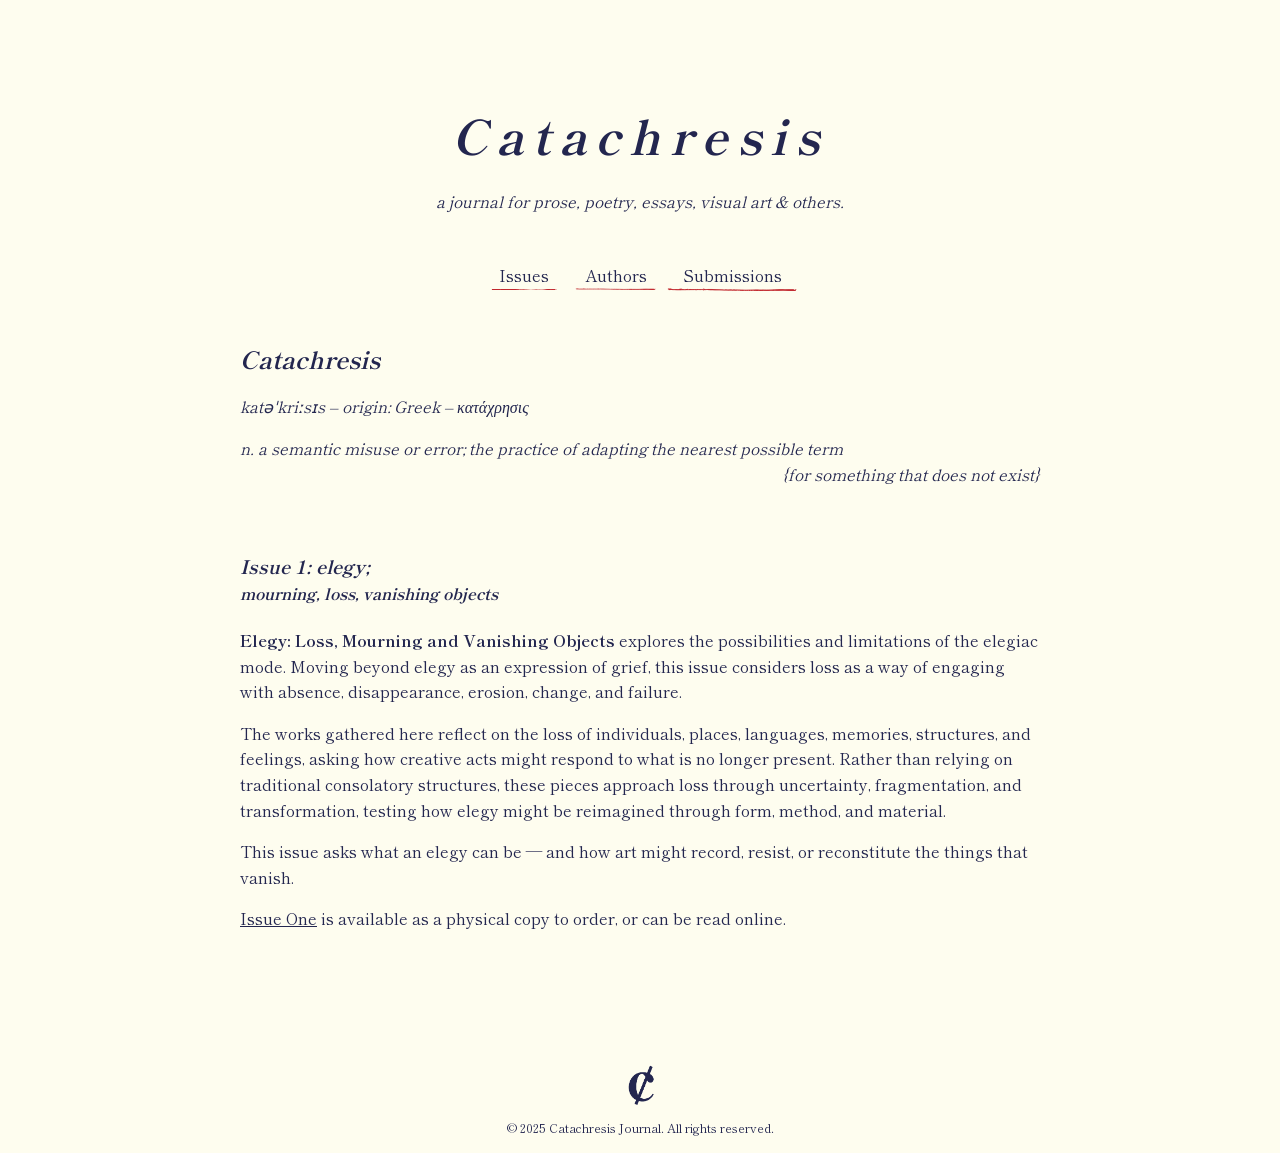
<file: index.html>
<!DOCTYPE html>
<html lang="en">
<head>
  <meta charset="UTF-8" />
  <meta name="viewport" content="width=device-width, initial-scale=1.0" />
  <title>Catachresis – for something that does not exist</title>

  <!-- Google Fonts -->
  <link href="https://fonts.googleapis.com/css2?family=Shippori+Mincho:wght@400;700&display=swap" rel="stylesheet">
  <link rel="stylesheet" href="css/site.css">

  <style>
    /* Full-height layout so the footer sits at the bottom */
    html, body {
      height: 100%;
    }

    body {
      display: flex;
      flex-direction: column;
      line-height: 1.6;
    }

    header {
      max-width: none;
      padding: 4rem 2rem 2rem;
      text-align: center;
    }

    header h1.title {
      font-size: 3rem;
      margin-top: 0.67em;
      margin-bottom: 0.5rem;
      letter-spacing: 0.19em;
    }

    main {
      flex: 1; /* pushes footer down */
      padding: 0 2rem 4rem;
    }

    section {
      margin-bottom: 3rem;
    }

    h2 {
      margin-top: 0.83em;
      margin-bottom: 1rem;
    }

    .definition-note {
      text-align: right;
      margin-top: -1rem; /* brings it closer to the text above */
      margin-bottom: 4rem; /* space below */
      font-style: italic;
      font-size: 1rem;
    }

    .first-issue {
      position: relative;
    }

    .first-issue-link {
      color: inherit;
      text-decoration: none;
      position: relative;
    }

    .squiggles-img {
      position: absolute;
      left: 52%;
      top: 1.45em; /* adjust for vertical alignment */
      transform: translateX(-50%);
      height: 7px;
      width: auto;
      pointer-events: none;
      opacity: 0;
      transition: opacity 0.3s ease;
    }

    .first-issue:hover .squiggles-img {
      opacity: 1;
    }

    footer.footer-wrapper {
      max-width: none;
      margin: 0;
      padding: 1rem 0;
    }
  </style>
</head>

<body>
  <header>
    <h1 class="title"><em>Catachresis</em></h1>
    <p><em>a journal for prose, poetry, essays, visual art &amp; others.</em></p>
  </header>

  <nav>
    <a href="issues.html">Issues</a>
    <a href="authors.html">Authors</a>
    <a href="submissions.html">Submissions</a>
  </nav>

  <main>
    <section>
      <h2><em>Catachresis</em></h2>
      <p><em><strong> </strong> katəˈkriːsɪs – origin: Greek – κατάχρησις</em></p>
      <p><em>n. a semantic misuse or error; the practice of adapting the nearest possible term&nbsp;</em></p>
      <p class="definition-note"><em>{for something that does not exist}</em></p>
      <h3 style="margin-bottom: 0px;"><em>Issue 1: elegy;</em></h3>
      <h4 style="margin-top: 0px;"><em>mourning, loss, vanishing objects</em></h4>
      <p class="first-issue">
        <b>Elegy: Loss, Mourning and Vanishing Objects</b> explores the possibilities and limitations of the elegiac mode. Moving beyond elegy as an expression of grief, this issue considers loss as a way of engaging with absence, disappearance, erosion, change, and failure.
      </p>
      <p>        The works gathered here reflect on the loss of individuals, places, languages, memories, structures, and feelings, asking how creative acts might respond to what is no longer present. Rather than relying on traditional consolatory structures, these pieces approach loss through uncertainty, fragmentation, and transformation, testing how elegy might be reimagined through form, method, and material.
      </p>
      <p>        This issue asks what an elegy can be — and how art might record, resist, or reconstitute the things that vanish.
      </p>
      <p>        <a href="issues.html">Issue One</a> is available as a physical copy to order, or can be read online.
      </p>
    </section>
  </main>

  <footer class="footer-wrapper">
    <img src="images/logo.png" alt="Catachresis Logo" class="logo-bottom" />
    <div class="footer-text">
      &copy; 2025 Catachresis Journal. All rights reserved.
    </div>
  </footer>
</body>
</html>
</file>
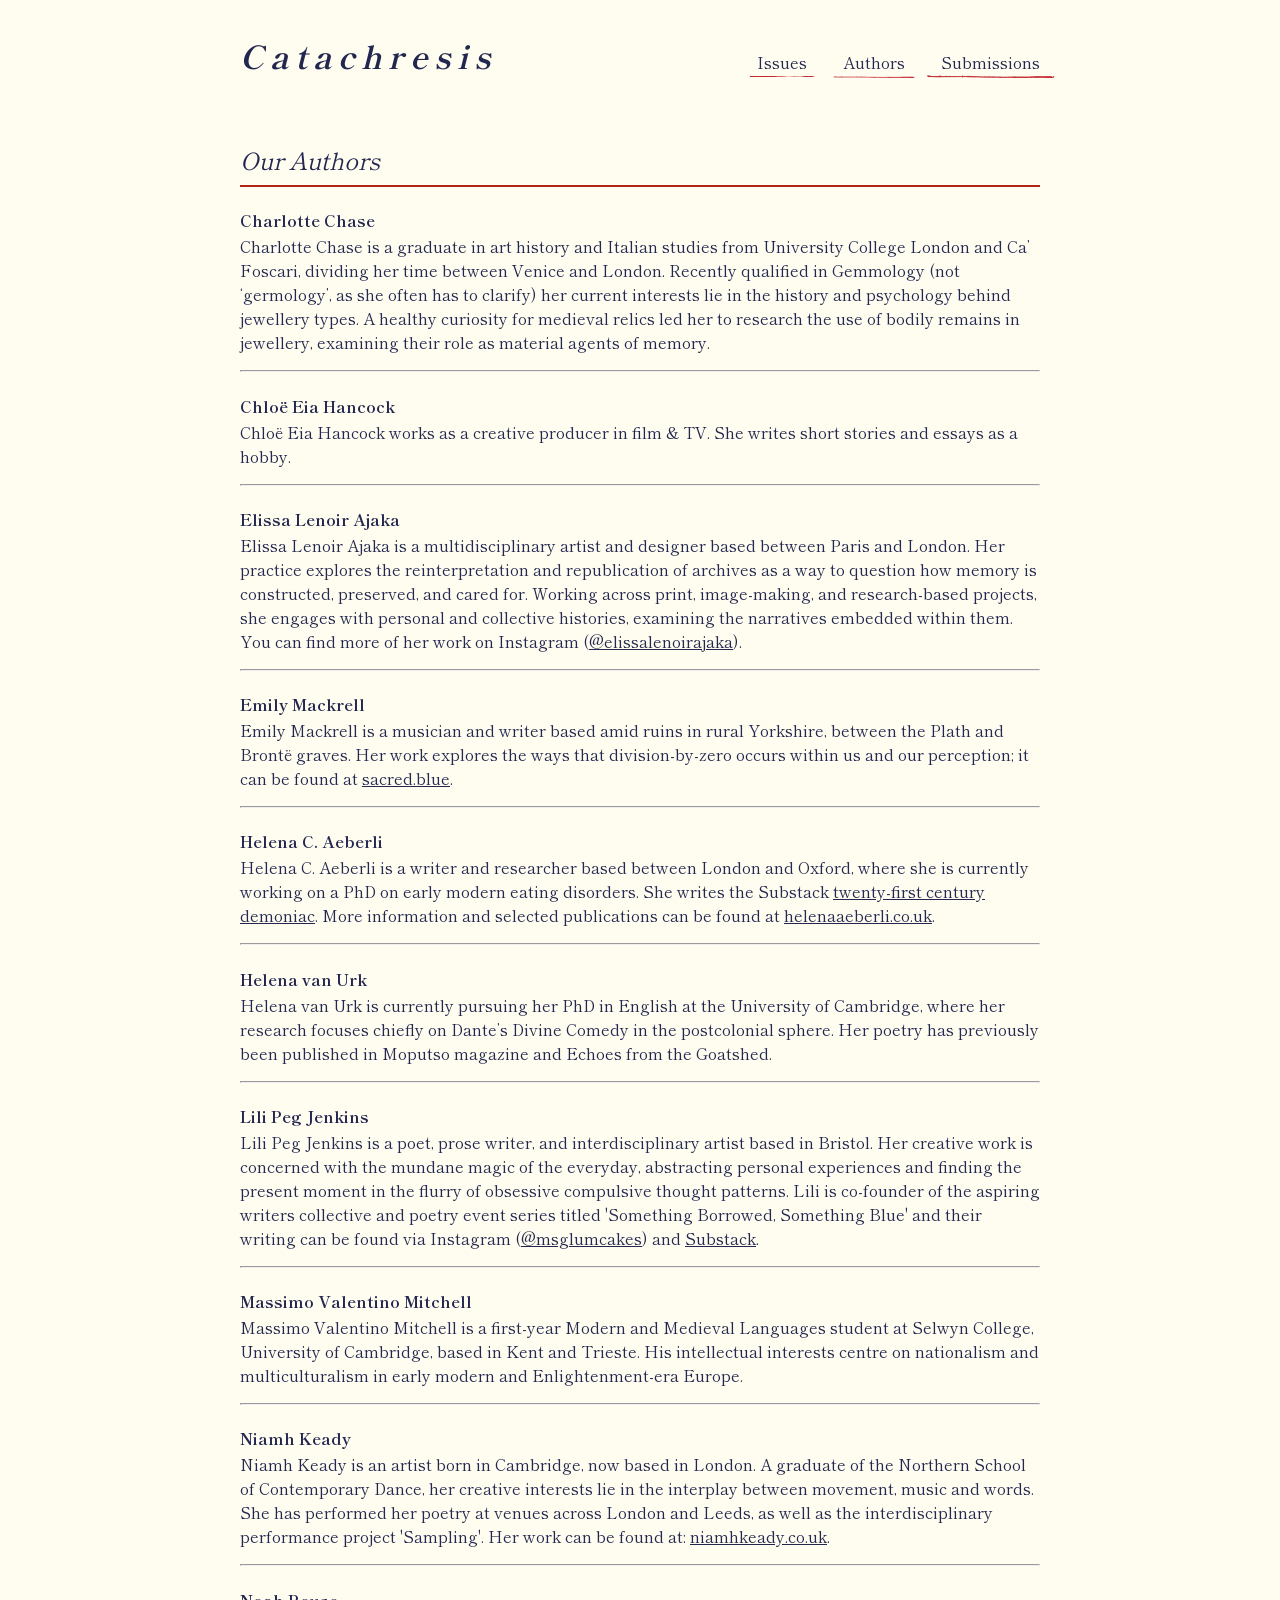
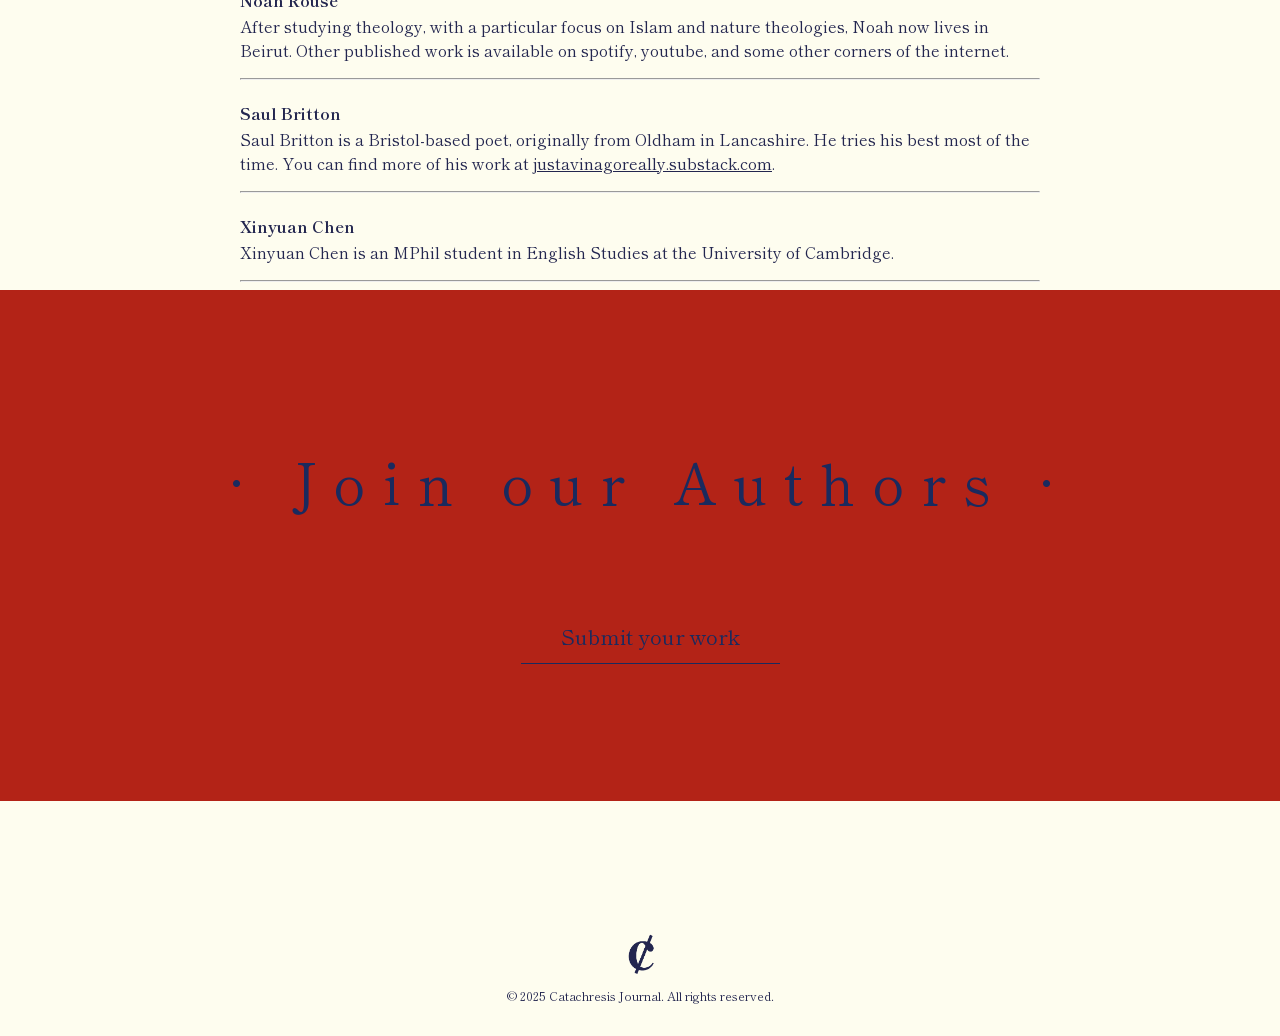
<file: authors.html>
<!DOCTYPE html>
<html lang="en">
<head>
  <meta charset="UTF-8" />
  <meta name="viewport" content="width=device-width, initial-scale=1.0" />
  <title>Our Authors</title>

  <!-- Google Fonts -->
  <link href="https://fonts.googleapis.com/css2?family=Shippori+Mincho:wght@400;700&display=swap" rel="stylesheet">
  <link rel="stylesheet" href="css/site.css">

  <style>
    body {
      overflow-x: hidden;
    }


    /* Author entries: name directly above bio */
    section h4 {
      margin-bottom: 2px;
    }

    section h4 + p {
      margin-top: 0;
    }

    .cta-banner {
      background-color: #b32317;
      text-align: center;
      padding: 150px 10px;
      width: 100vw;
      margin-left: calc(50% - 50vw);
    }

    .cta-banner h2 {
      color: #1a2a5e;
      font-family: inherit;
      font-size: clamp(1.2rem, 4.5vw, 3.5rem);
      font-weight: normal;
      letter-spacing: 0.3em;
      margin: 0 0 100px 0;
      white-space: nowrap;
    }

    .cta-link {
      color: #1a2a5e;
      font-family: inherit;
      font-size: 1.3rem;
      text-decoration: none;
      border-bottom: 1px solid #1a2a5e;
      padding: 0 40px 12px 40px; /* makes the underline extend past the text */
    }
  </style>
</head>


<body>
<header class="site-header">
    <h1 class="title">
      <a href="index.html">
        <em>Catachresis</em>
      </a>
    </h1>
    <nav>
      <a href="issues.html">Issues</a>
      <a href="authors.html">Authors</a>
      <a href="submissions.html">Submissions</a>
    </nav>
  </header>

  <main>
    <section>
      <h2>
         <em> <span style="font-weight: 400;">Our Authors</span></em>
      </h2>

      <hr style="border: none; border-top: 2px solid #b32317;">

        <h4>Charlotte Chase</h4>
        <p>Charlotte Chase is a graduate in art history and Italian studies from University College London and Ca’ Foscari, dividing her time between Venice and London. Recently qualified in Gemmology (not ‘germology’, as she often has to clarify) her current interests lie in the history and psychology behind jewellery types. A healthy curiosity for medieval relics led her to research the use of bodily remains in jewellery, examining their role as material agents of memory.</p>
        <hr>
        <h4>Chloë Eia Hancock</h4>
        <p>Chloë Eia Hancock works as a creative producer in film & TV. She writes short stories and essays as a hobby.</p>
        <hr>
        <h4>Elissa Lenoir Ajaka</h4>
        <p>Elissa Lenoir Ajaka is a multidisciplinary artist and designer based between Paris and London. Her practice explores the reinterpretation and republication of archives as a way to question how memory is constructed, preserved, and cared for. Working across print, image-making, and research-based projects, she engages with personal and collective histories, examining the narratives embedded within them. You can find more of her work on Instagram (<a href="https://www.instagram.com/elissalenoirajaka/" target="_blank" rel="noopener">@elissalenoirajaka</a>).</p>
        <hr>
        <h4>Emily Mackrell</h4>
        <p>Emily Mackrell is a musician and writer based amid ruins in rural Yorkshire, between the Plath and Brontë graves. Her work explores the ways that division-by-zero occurs within us and our perception; it can be found at <a href="https://sacred.blue" target="_blank" rel="noopener">sacred.blue</a>.</p>
        <hr>
        <h4>Helena C. Aeberli</h4>
        <p>Helena C. Aeberli is a writer and researcher based between London and Oxford, where she is currently working on a PhD on early modern eating disorders. She writes the Substack <a href="https://helenaaeberli.substack.com/" target="_blank" rel="noopener">twenty-first century demoniac</a>. More information and selected publications can be found at <a href="https://helenaaeberli.co.uk" target="_blank" rel="noopener">helenaaeberli.co.uk</a>.</p>
        <hr>
        <h4>Helena van Urk</h4>
        <p>Helena van Urk is currently pursuing her PhD in English at the University of Cambridge, where her research focuses chiefly on Dante’s Divine Comedy in the postcolonial sphere. Her poetry has previously been published in Moputso magazine and Echoes from the Goatshed.</p>
        <hr>
        <h4>Lili Peg Jenkins</h4>
        <p>Lili Peg Jenkins is a poet, prose writer, and interdisciplinary artist based in Bristol. Her creative work is concerned with the mundane magic of the everyday, abstracting personal experiences and finding the present moment in the flurry of obsessive compulsive thought patterns. Lili is co-founder of the aspiring writers collective and poetry event series titled 'Something Borrowed, Something Blue' and their writing can be found via Instagram (<a href="https://www.instagram.com/msglumcakes" target="_blank" rel="noopener">@msglumcakes</a>) and <a href="https://ironicfilth.substack.com" target="_blank" rel="noopener">Substack</a>.</p>
        <hr>
        <h4>Massimo Valentino Mitchell</h4>
        <p>Massimo Valentino Mitchell is a first-year Modern and Medieval Languages student at Selwyn College, University of Cambridge, based in Kent and Trieste. His intellectual interests centre on nationalism and multiculturalism in early modern and Enlightenment-era Europe.</p>
        <hr>
        <h4>Niamh Keady</h4>
        <p>Niamh Keady is an artist born in Cambridge, now based in London. A graduate of the Northern School of Contemporary Dance, her creative interests lie in the interplay between movement, music and words. She has performed her poetry at venues across London and Leeds, as well as the interdisciplinary performance project 'Sampling'. Her work can be found at: <a href="https://niamhkeady.co.uk" target="_blank" rel="noopener">niamhkeady.co.uk</a>.</p>
        <hr>
        <h4>Noah Rouse</h4>
        <p>After studying theology, with a particular focus on Islam and nature theologies, Noah now lives in Beirut. Other published work is available on spotify, youtube, and some other corners of the internet.</p>
        <hr>
        <h4>Saul Britton</h4>
        <p>Saul Britton is a Bristol-based poet, originally from Oldham in Lancashire. He tries his best most of the time. You can find more of his work at <a href="https://justavinagoreally.substack.com" target="_blank" rel="noopener">justavinagoreally.substack.com</a>.</p>
        <hr>
        <h4>Xinyuan Chen</h4>
        <p>Xinyuan Chen is an MPhil student in English Studies at the University of Cambridge.</p>
        <hr>

    </section>

      <section class="cta-banner">
          <h2>&middot; Join our Authors &middot;</h2>
          <a href="submissions.html" class="cta-link">Submit your work</a>
      </section>


  </main>

  <footer>
    <div class="footer-wrapper">
      <img src="images/logo.png" alt="Catachresis Logo" class="logo-bottom" />
      <div class="footer-text">
        &copy; 2025 Catachresis Journal. All rights reserved.
      </div>
    </div>
  </footer>
</body>
</html>
</file>
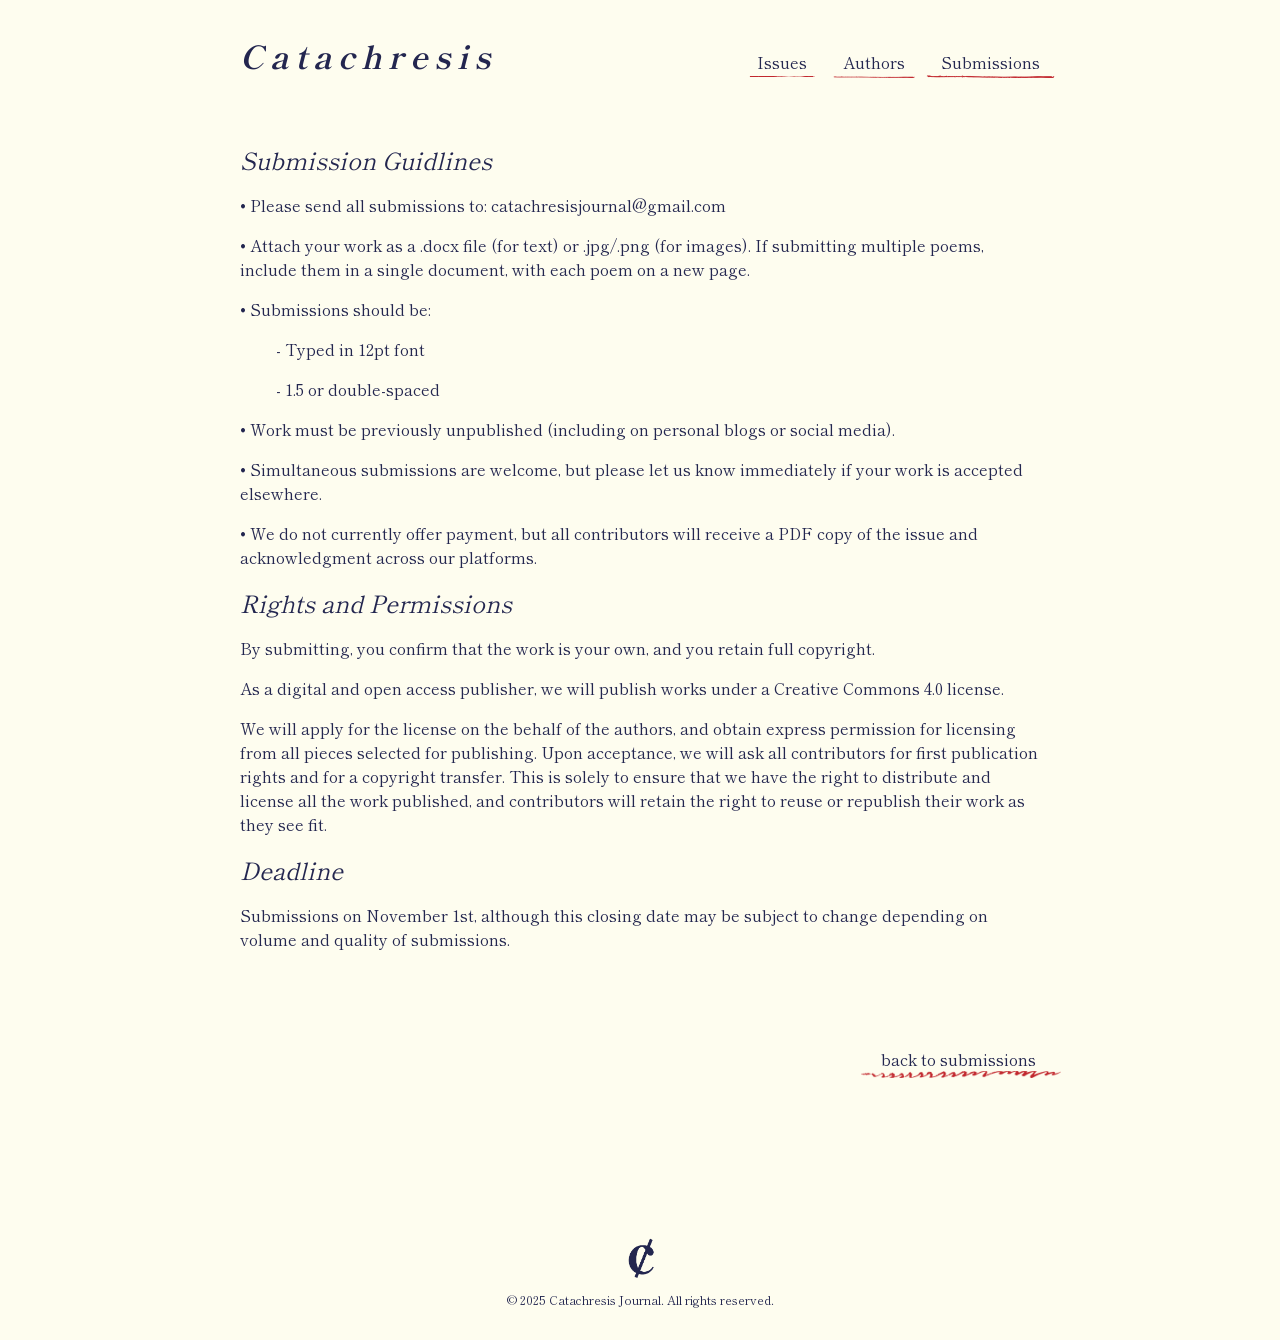
<file: style guide.html>
<!DOCTYPE html>
<html lang="en">
<head>
  <meta charset="UTF-8" />
  <meta name="viewport" content="width=device-width, initial-scale=1.0" />
  <title>Submission Guidelines – Catachresis</title>

  <!-- Google Fonts -->
  <link href="https://fonts.googleapis.com/css2?family=Shippori+Mincho:wght@400;700&display=swap" rel="stylesheet">
  <link rel="stylesheet" href="css/site.css">

  <style>
    /* Back link with squiggle underneath */
    .style-guide-link {
      display: inline-block;
      padding-bottom: 50px; /* add space for image underneath */
    }

    .style-guide-link::after {
      content: "";
      position: absolute;
      left: 50%;
      bottom: 0;
      transform: translateX(-50%);
      width: 200px;
      height: 50px;
      background-image: url("images/squiggles.png");
      background-size: contain;
      background-repeat: no-repeat;
      pointer-events: none;
    }
  </style>
</head>

<body>
<header class="site-header">
    <h1 class="title">
      <a href="index.html">
        <em>Catachresis</em>
      </a>
    </h1>
    <nav>
      <a href="issues.html">Issues</a>
      <a href="authors.html">Authors</a>
      <a href="submissions.html">Submissions</a>
    </nav>
  </header>

  <main>
    <section>
      <h2>
         <em> <span style="font-weight: 400;">Submission Guidlines</span></em>
      </h2>

      <p> •   Please send all submissions to: catachresisjournal@gmail.com
      <p> •    Attach your work as a .docx file (for text) or .jpg/.png (for images).
		If submitting multiple poems, include them in a single document, with each poem on a new page.
	  <p>•     Submissions should be:


	  		<p>  	&nbsp; &nbsp; &nbsp; &nbsp; &nbsp;-   Typed in 12pt font
            <p> 	&nbsp; &nbsp; &nbsp; &nbsp; &nbsp;-   1.5 or double-spaced

	<p> •    Work must be previously unpublished (including on personal blogs or social media).
	<p> •    Simultaneous submissions are welcome, but please let us know immediately if your work is accepted elsewhere.
	<p> •    We do not currently offer payment, but all contributors will receive a PDF copy of the issue and acknowledgment across our platforms. </p>

	<p>
	<h2>
      <em> <span style="font-weight: 400;">Rights and Permissions</span></em>
      </h2>
	  <p>By submitting, you confirm that the work is your own, and you retain full copyright.&nbsp;</p>
	  <p>As a digital and open access publisher, we will publish works under a Creative Commons 4.0 license.</p>
		<p> We will apply for the license on the behalf of the authors, and obtain express permission for licensing from all pieces selected for publishing. Upon acceptance, we will ask all contributors for first publication rights and for a copyright transfer. This is solely to ensure that we have the right to distribute and license all the work published, and contributors will retain the right to reuse or republish their work as they see fit.&nbsp; </p>
		<h2>
      <em> <span style="font-weight: 400;">Deadline</span></em>  </h2>
			<p>Submissions on November 1st, although this closing date may be subject to change depending on volume and quality of submissions.</p>
    </section>
  </main>

  <!-- Back to submissions link -->
  <div class="style-guide-wrapper">
    <a href="submissions.html" class="style-guide-link">back to submissions&nbsp;</a>
</div>

  <footer>
    <div class="footer-wrapper">
      <img src="images/logo.png" alt="Catachresis Logo" class="logo-bottom" />
      <div class="footer-text">
        &copy; 2025 Catachresis Journal. All rights reserved.
      </div>
    </div>
  </footer>
</body>
</html>
</file>
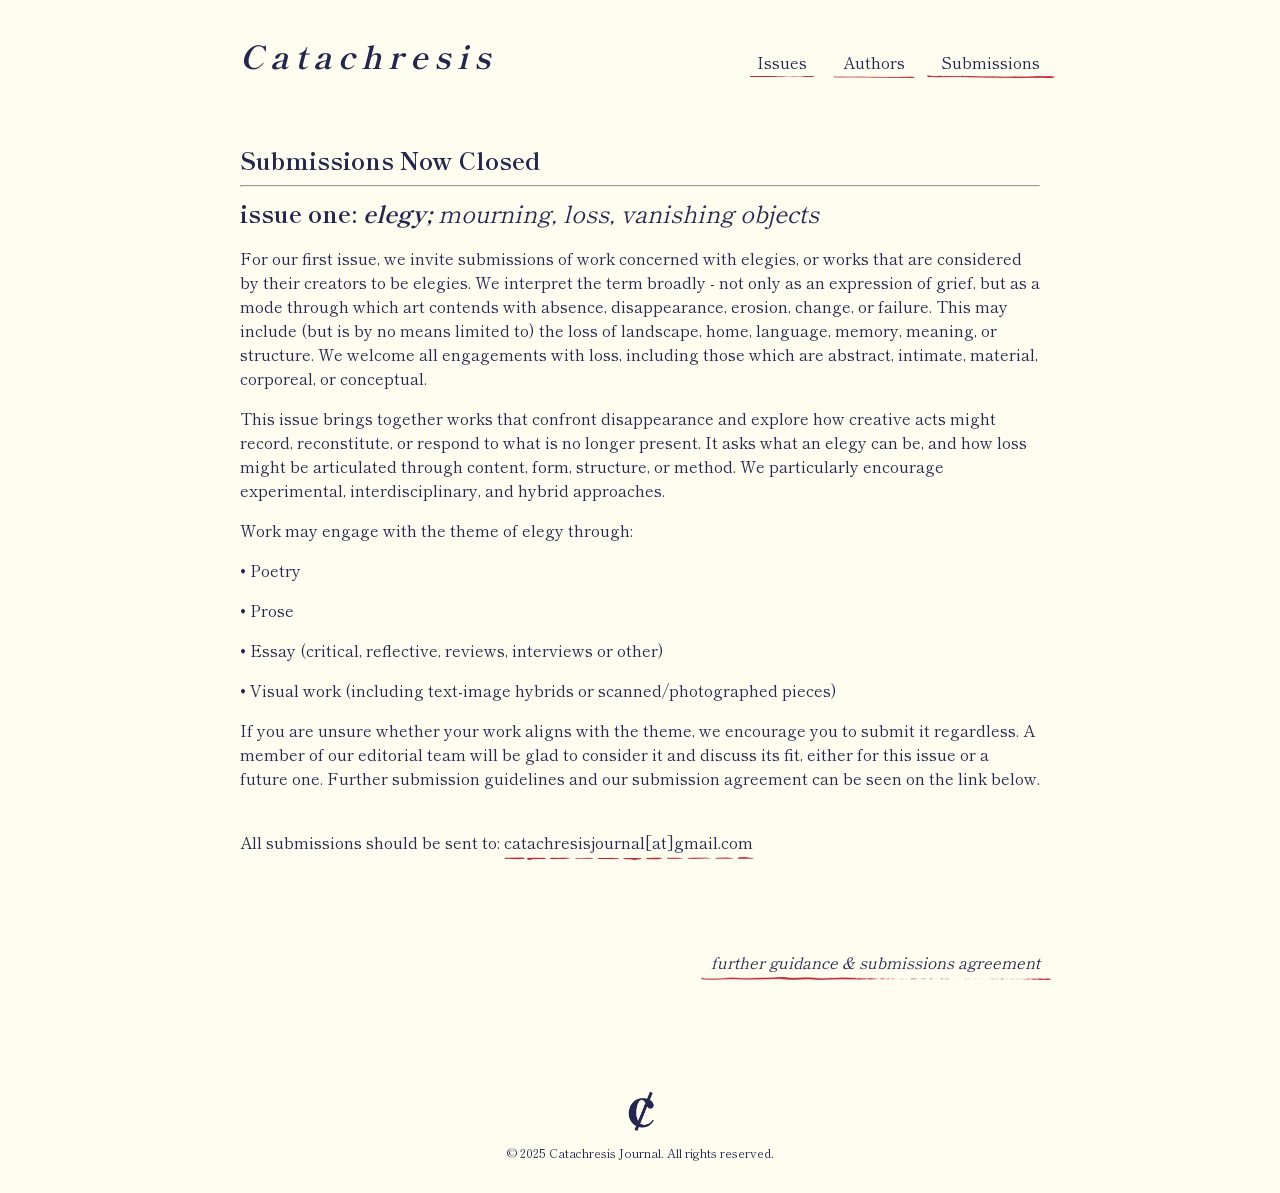
<file: submissions.html>
<!DOCTYPE html>
<html lang="en">
<head>
  <meta charset="UTF-8" />
  <meta name="viewport" content="width=device-width, initial-scale=1.0" />
  <title>Submissions – Catachresis</title>

  <!-- Google Fonts -->
  <link href="https://fonts.googleapis.com/css2?family=Shippori+Mincho:wght@400;700&display=swap" rel="stylesheet">
  <link rel="stylesheet" href="css/site.css">

  <style>
    /* Style guide link with stroke behind */
    .style-guide-wrapper {
      position: relative; /* needed for pseudo-element positioning */
    }

    .style-guide-link {
      font-style: italic;
      font-size: 1rem;
      z-index: 2; /* text above the stroke */
    }

    .style-guide-link::after {
      content: "";
      position: absolute;
      left: 50%;
      bottom: -60px; /* adjust distance below text */
      transform: translateX(-50%);
      width: 350px;
      height: 57px;
      background-image: url("images/stroke2.png");
      background-size: contain;
      background-repeat: no-repeat;
      z-index: 1; /* behind text */
    }
  </style>
</head>

<body>
<header class="site-header">
    <h1 class="title">
      <a href="index.html">
        <em>Catachresis</em>
      </a>
    </h1>
    <nav>
      <a href="issues.html">Issues</a>
      <a href="authors.html">Authors</a>
      <a href="submissions.html">Submissions</a>
    </nav>
  </header>

  <main>
    <section>
      <h2>Submissions Now Closed</h2>
        <hr>
        <h2>
        issue one: <em>elegy; <span style="font-weight: 400;">mourning, loss, vanishing objects</span></em>
      </h2>
      <p>For our first issue, we invite submissions of work concerned with elegies, or works that are considered by their creators to be elegies. We interpret the term broadly - not only as an expression of grief, but as a mode through which art contends with absence, disappearance, erosion, change, or failure. This may include (but is by no means limited to) the loss of landscape, home, language, memory, meaning, or structure. We welcome all engagements with loss, including those which are abstract, intimate, material, corporeal, or conceptual.&nbsp;</p>
      <p>This issue brings together works that confront disappearance and explore how creative acts might record, reconstitute, or respond to what is no longer present. It asks what an elegy can be, and how loss might be articulated through content, form, structure, or method. We particularly encourage experimental, interdisciplinary, and hybrid approaches.&nbsp;</p>
      <p>Work may engage with the theme of elegy through:&nbsp;</p>
      <p>• Poetry&nbsp;</p>
      <p>• Prose&nbsp;</p>
      <p>• Essay (critical, reflective, reviews, interviews or other)&nbsp;</p>
      <p>• Visual work (including text-image hybrids or scanned/photographed pieces)&nbsp;</p>
<p>If you are unsure whether your work aligns with the theme, we encourage you to submit it regardless. A member of our editorial team will be glad to consider it and discuss its fit, either for this issue or a future one. Further submission guidelines and our submission agreement can be seen on the link below. &nbsp;</p>
      <p>All submissions should be sent to: <a href="mailto:catachresisjournal@gmail.com" class="email-underline">
  catachresisjournal[at]gmail.com
</a>
 </p>
    </section>
  </main>

  <div class="style-guide-wrapper">
    <a href="style guide.html" class="style-guide-link">further guidance &amp; submissions agreement</a>
  </div>

  <footer>
    <div class="footer-wrapper">
      <img src="images/logo.png" alt="Catachresis Logo" class="logo-bottom" />
      <div class="footer-text">
        &copy; 2025 Catachresis Journal. All rights reserved.
      </div>
    </div>
</footer>
</body>
</html>
</file>
<file: css/site.css>
:root {
  --text-color: #23264f;
  --bg-color: #fefdef;
}

body {
  background-color: var(--bg-color);
  color: var(--text-color);
  font-family: 'Shippori Mincho', serif;
  margin: 0;
  padding: 0;
}

header, nav, main, footer {
  max-width: 800px;
  margin: auto;
  padding: 2rem;
}

h1, h2 {
  font-weight: 700;
  margin: 0;
}

h1.title {
  letter-spacing: 0.2em;
}

h1.title a {
  text-decoration: none;
  color: inherit;
}

/* Shared nav: hand-drawn image underline, no text underline */
nav {
  padding: 0;
  margin-bottom: 2rem;
  text-align: center;
}

nav a,
nav a:visited {
  margin: 0 1rem;
  color: var(--text-color);
  text-decoration: none;
  font-weight: 400;
  position: relative;
  padding-bottom: 20px;
}

nav a::after {
  content: "";
  position: absolute;
  bottom: 0;
  left: 50%;
  transform: translateX(-50%);
  width: 130%;
  height: 35px;
  background-image: url("../images/underline-submissions home.png");
  background-repeat: no-repeat;
  background-size: contain;
  background-position: center;
  pointer-events: none;
}

/* Inner pages: title on the left, nav on the same line to the right */
.site-header {
  display: flex;
  align-items: baseline;
  justify-content: space-between;
  flex-wrap: wrap;
  gap: 1rem 2rem;
}

.site-header nav {
  padding: 0;
  margin: 0;
}

.site-header nav a {
  margin: 0 0 0 2rem;
}

.email-underline {
  position: relative;
  padding-bottom: 20px;
  text-decoration: none;
  color: inherit;
}

.email-underline::after {
  content: "";
  position: absolute;
  bottom: 0;
  left: 50%;
  transform: translateX(-50%);
  width: 100%;
  height: 32px;
  background-image: url("../images/underline-submissions.png");
  background-repeat: no-repeat;
  background-size: contain;
  background-position: center;
  pointer-events: none;
}

.style-guide-wrapper {
  max-width: 800px;
  margin: 3rem auto 1rem;
  text-align: right;
  padding: 0 2rem;
}

.style-guide-link {
  position: relative;
  text-decoration: none;
  color: var(--text-color);
}

/* Footer */
.footer-wrapper {
  text-align: center;
  margin-top: 4rem;
}

.logo-bottom {
  height: 50px;
  width: auto;
  display: block;
  margin: 0 auto;
}

.footer-text {
  font-size: 0.75rem;
  margin-top: 0.5rem;
  color: var(--text-color);
}

a, a:visited {
  color: inherit;
  text-decoration: underline;
}
</file>
